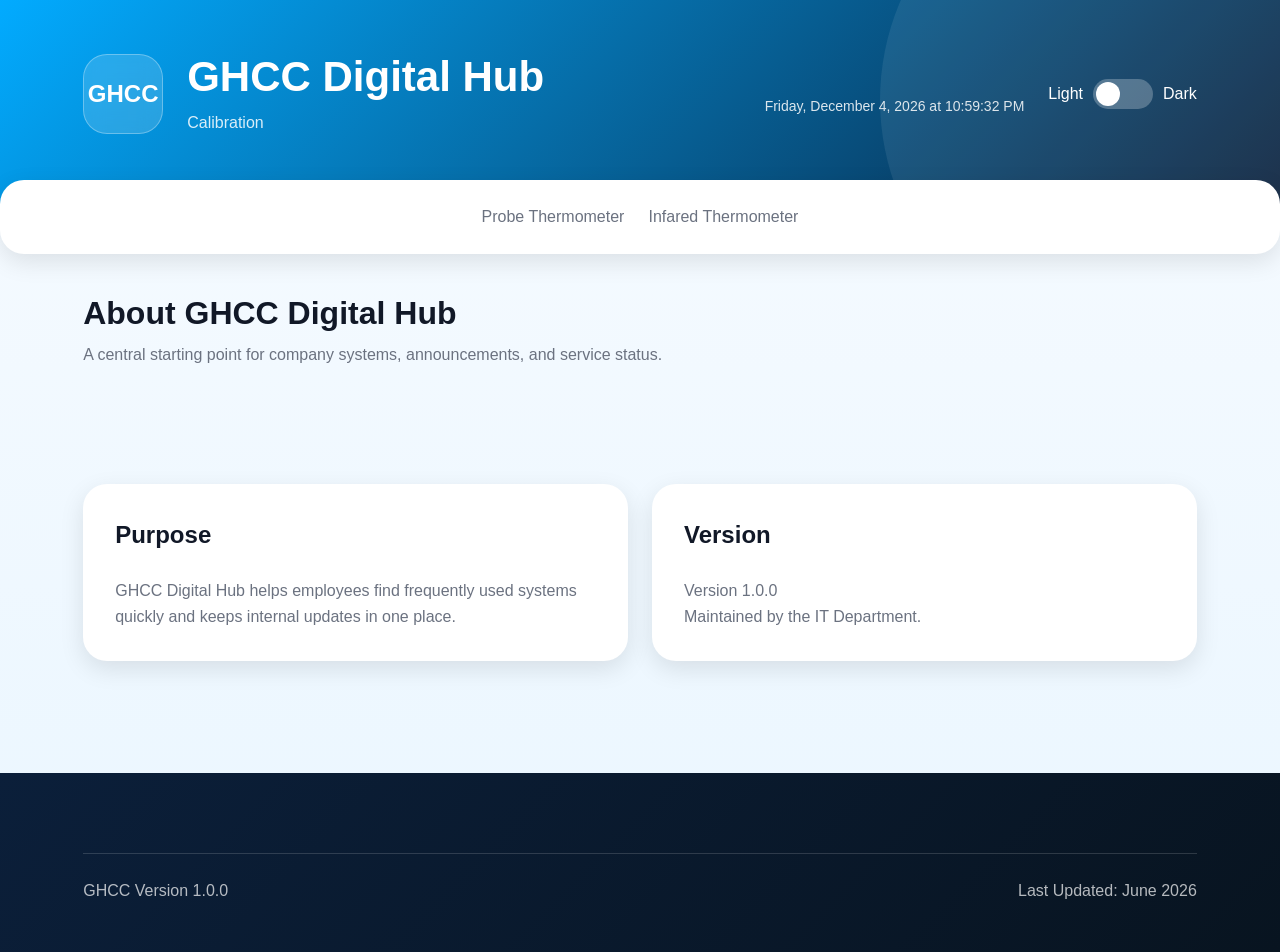
<file: pages/about.html>
<!DOCTYPE html>
<html lang="en">

<head>
    <meta charset="UTF-8">
    <meta name="viewport" content="width=device-width, initial-scale=1.0">
    <title>About - GHCC Digital Hub</title>

    <link rel="stylesheet" href="../css/variables.css">
    <link rel="stylesheet" href="../css/base.css">
    <link rel="stylesheet" href="../css/layout.css">
    <link rel="stylesheet" href="../css/components.css">
</head>

<body>
    <header id="header"></header>
    <nav id="navbar"></nav>

    <main>
        <section class="page-hero">
            <div class="container">
                <h1>About GHCC Digital Hub</h1>
                <p>A central starting point for company systems, announcements, and service status.</p>
            </div>
        </section>

        <section class="container about-content">
            <article class="info-card">
                <h2>Purpose</h2>
                <p>GHCC Digital Hub helps employees find frequently used systems quickly and keeps internal updates in one place.</p>
            </article>

            <article class="info-card">
                <h2>Version</h2>
                <p data-version>Version 1.0.0</p>
                <p>Maintained by the IT Department.</p>
            </article>
        </section>
    </main>

    <footer id="footer"></footer>

    <script src="../js/component-loader.js"></script>
    <script src="../js/settings-loader.js"></script>
    <script src="../js/navigation.js"></script>
    <script src="../js/theme.js"></script>
    <script src="../js/datetime.js"></script>
</body>

</html>
</file>
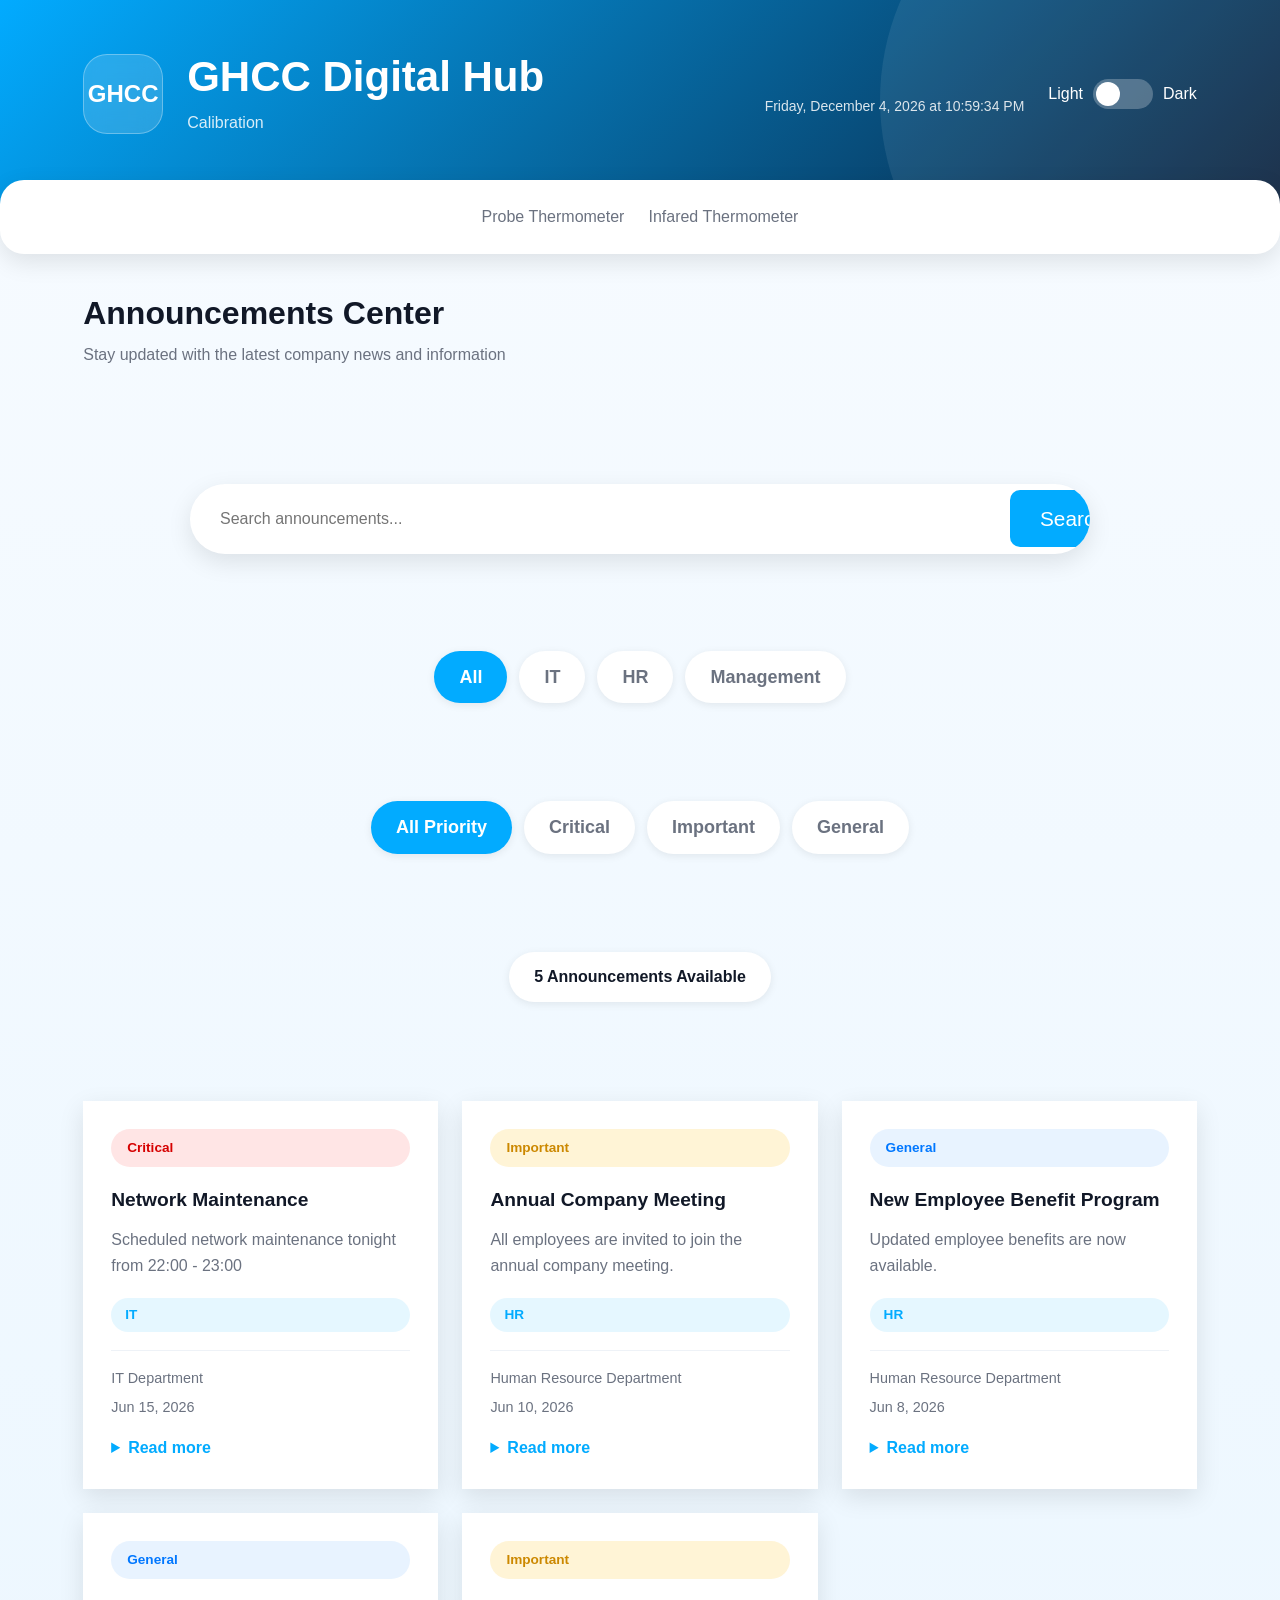
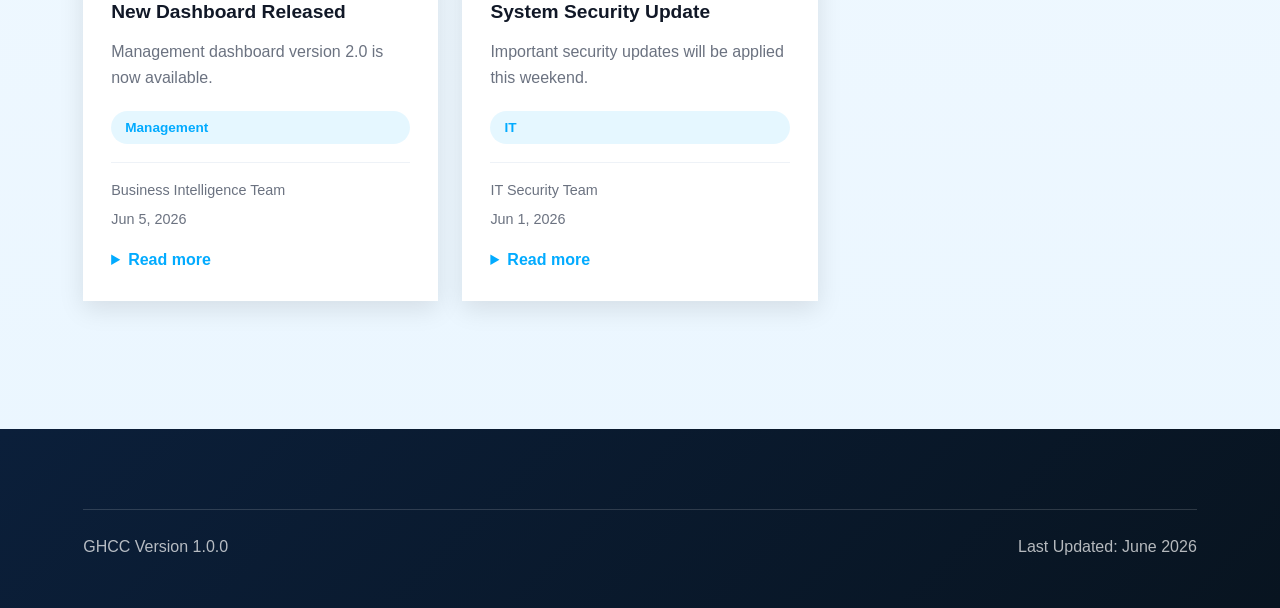
<file: pages/announcements.html>
<!DOCTYPE html>
<html lang="en">

<head>
    <meta charset="UTF-8">
    <meta name="viewport" content="width=device-width, initial-scale=1.0">
    <title>Announcements - GHCC Digital Hub</title>

    <link rel="stylesheet" href="../css/variables.css">
    <link rel="stylesheet" href="../css/base.css">
    <link rel="stylesheet" href="../css/layout.css">
    <link rel="stylesheet" href="../css/components.css">
</head>

<body>
    <header id="header"></header>
    <nav id="navbar"></nav>

    <main>
        <section class="page-hero">
            <div class="container">
                <h1>Announcements Center</h1>
                <p>Stay updated with the latest company news and information</p>
            </div>
        </section>

        <section class="announcement-search">
            <div class="container">
                <div class="search-box">
                    <input
                        type="text"
                        id="announcement-search"
                        placeholder="Search announcements..."
                        aria-label="Search announcements">

                    <button type="button" aria-label="Search">Search</button>
                </div>
            </div>
        </section>

        <section class="announcement-filter">
            <div class="container">
                <button class="filter-btn active" type="button" data-category="all">All</button>
                <button class="filter-btn" type="button" data-category="IT">IT</button>
                <button class="filter-btn" type="button" data-category="HR">HR</button>
                <button class="filter-btn" type="button" data-category="Management">Management</button>
            </div>
        </section>

        <section class="priority-filter">
            <div class="container">
                <button class="priority-btn active" type="button" data-priority="all">All Priority</button>
                <button class="priority-btn critical" type="button" data-priority="Critical">Critical</button>
                <button class="priority-btn important" type="button" data-priority="Important">Important</button>
                <button class="priority-btn normal" type="button" data-priority="General">General</button>
            </div>
        </section>

        <section class="announcement-info">
            <div class="container">
                <h3 id="announcement-count">0 Announcements Available</h3>
            </div>
        </section>

        <section class="announcement-section">
            <div class="container">
                <div id="announcement-container"></div>
            </div>
        </section>
    </main>

    <footer id="footer"></footer>

    <script src="../js/component-loader.js"></script>
    <script src="../js/settings-loader.js"></script>
    <script src="../js/navigation.js"></script>
    <script src="../js/theme.js"></script>
    <script src="../js/datetime.js"></script>
    <script src="../js/announcement-loader.js"></script>
</body>

</html>
</file>
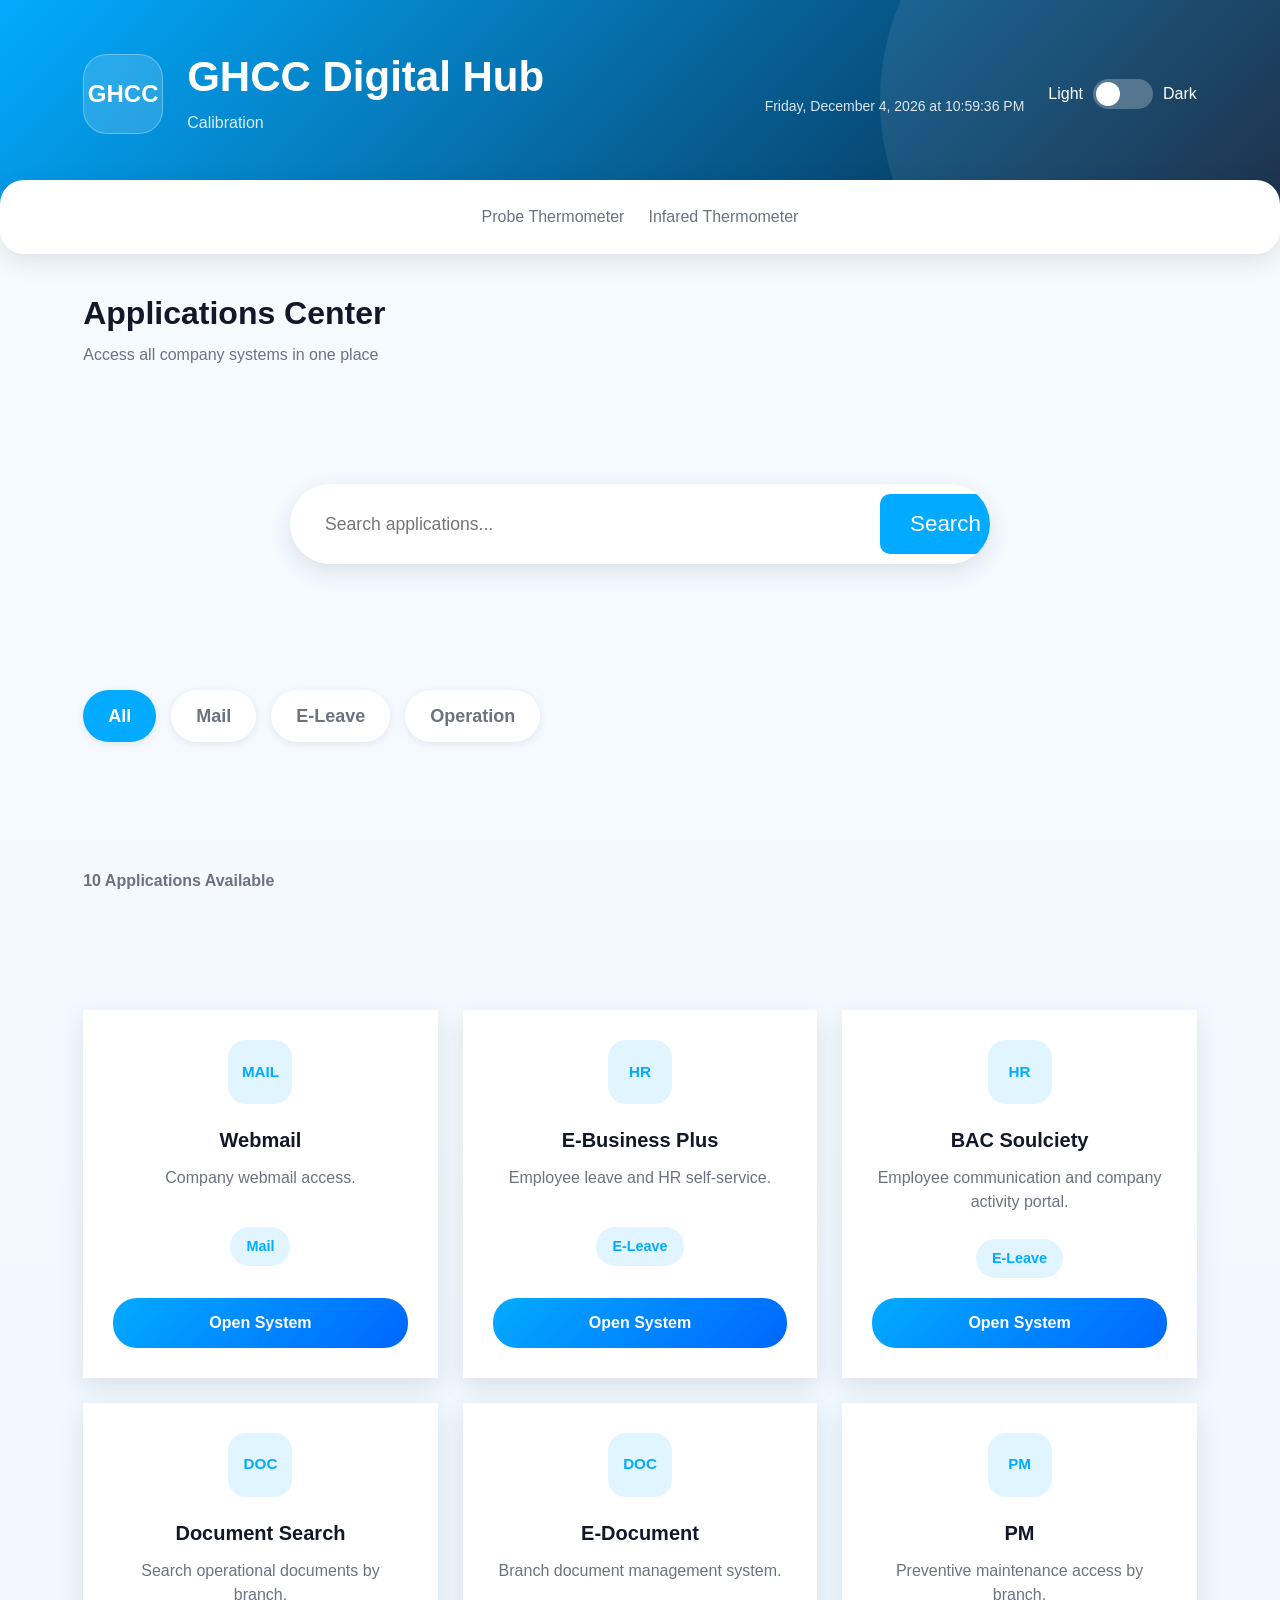
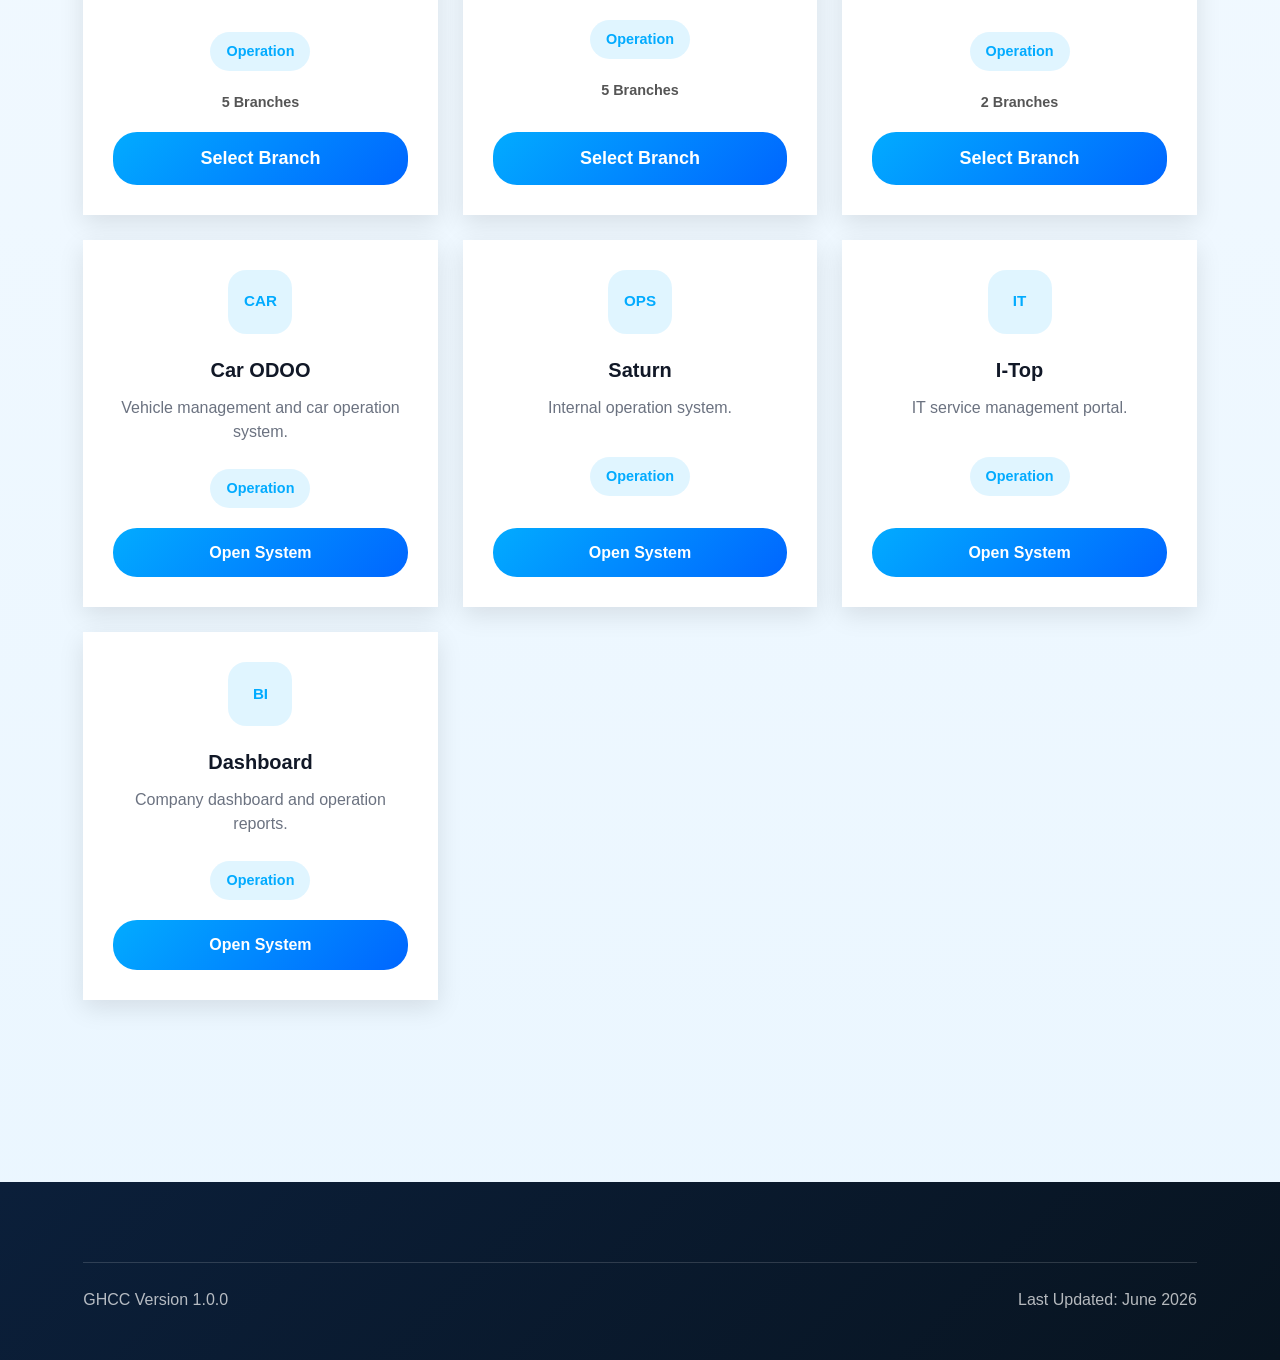
<file: pages/applications.html>
<!DOCTYPE html>
<html lang="en">

<head>
    <meta charset="UTF-8">
    <meta name="viewport" content="width=device-width, initial-scale=1.0">
    <title>Applications - GHCC Digital Hub</title>

    <link rel="stylesheet" href="../css/variables.css">
    <link rel="stylesheet" href="../css/base.css">
    <link rel="stylesheet" href="../css/layout.css">
    <link rel="stylesheet" href="../css/components.css">
</head>

<body>
    <header id="header"></header>
    <nav id="navbar"></nav>

    <main>
        <section class="page-hero">
            <div class="container">
                <h1>Applications Center</h1>
                <p>Access all company systems in one place</p>
            </div>
        </section>

        <section class="application-search">
            <div class="container">
                <div class="search-box">
                    <input
                        type="text"
                        id="search-input"
                        placeholder="Search applications..."
                        aria-label="Search applications">

                    <button type="button" aria-label="Search">Search</button>
                </div>
            </div>
        </section>

        <section class="category-filter">
            <div class="container">
                <button class="filter-btn active" type="button" data-category="all">All</button>
                <button class="filter-btn" type="button" data-category="Mail">Mail</button>
                <button class="filter-btn" type="button" data-category="E-Leave">E-Leave</button>
                <button class="filter-btn" type="button" data-category="Operation">Operation</button>
            </div>
        </section>

        <section class="application-info">
            <div class="container">
                <h3 id="system-count">0 Applications Available</h3>
            </div>
        </section>

        <section class="applications-section">
            <div class="container">
                <div id="systems-container" class="application-grid"></div>
            </div>
        </section>
    </main>

    <div id="branch-modal" class="modal" role="dialog" aria-modal="true" aria-labelledby="branch-title">
        <div class="modal-content">
            <h2 id="branch-title">Select Branch</h2>
            <p class="modal-subtitle">Choose your location</p>
            <div id="branch-list"></div>
            <button id="close-modal" type="button">Close</button>
        </div>
    </div>

    <footer id="footer"></footer>

    <script src="../js/component-loader.js"></script>
    <script src="../js/settings-loader.js"></script>
    <script src="../js/navigation.js"></script>
    <script src="../js/theme.js"></script>
    <script src="../js/datetime.js"></script>
    <script src="../js/system-loader.js"></script>
</body>

</html>
</file>
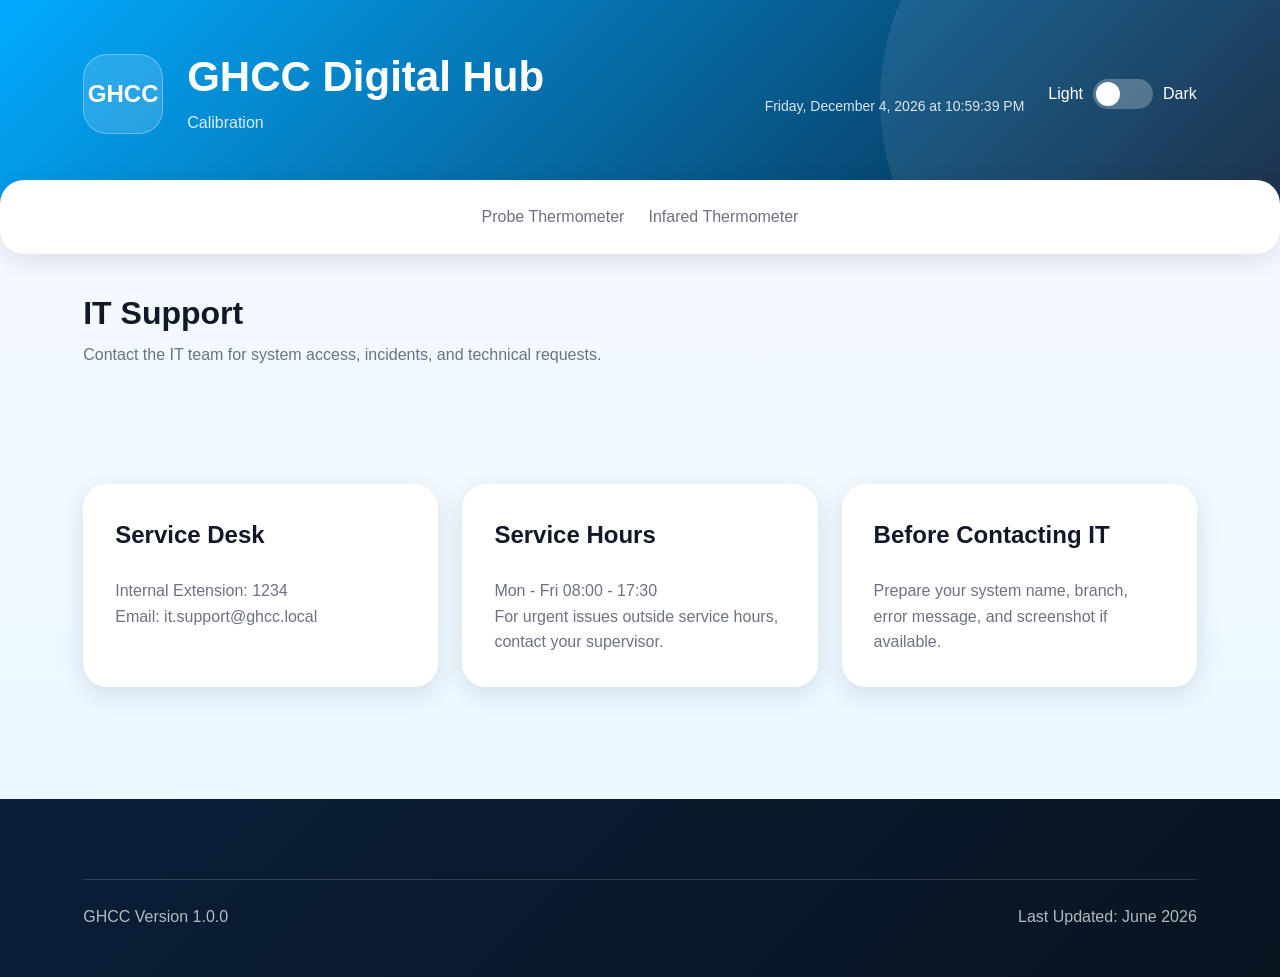
<file: pages/support.html>
<!DOCTYPE html>
<html lang="en">

<head>
    <meta charset="UTF-8">
    <meta name="viewport" content="width=device-width, initial-scale=1.0">
    <title>IT Support - GHCC Digital Hub</title>

    <link rel="stylesheet" href="../css/variables.css">
    <link rel="stylesheet" href="../css/base.css">
    <link rel="stylesheet" href="../css/layout.css">
    <link rel="stylesheet" href="../css/components.css">
</head>

<body>
    <header id="header"></header>
    <nav id="navbar"></nav>

    <main>
        <section class="page-hero">
            <div class="container">
                <h1>IT Support</h1>
                <p>Contact the IT team for system access, incidents, and technical requests.</p>
            </div>
        </section>

        <section class="container support-grid">
            <article class="info-card">
                <h2>Service Desk</h2>
                <p>Internal Extension: 1234</p>
                <p>Email: it.support@ghcc.local</p>
            </article>

            <article class="info-card">
                <h2>Service Hours</h2>
                <p>Mon - Fri 08:00 - 17:30</p>
                <p>For urgent issues outside service hours, contact your supervisor.</p>
            </article>

            <article class="info-card">
                <h2>Before Contacting IT</h2>
                <p>Prepare your system name, branch, error message, and screenshot if available.</p>
            </article>
        </section>
    </main>

    <footer id="footer"></footer>

    <script src="../js/component-loader.js"></script>
    <script src="../js/settings-loader.js"></script>
    <script src="../js/navigation.js"></script>
    <script src="../js/theme.js"></script>
    <script src="../js/datetime.js"></script>
</body>

</html>
</file>
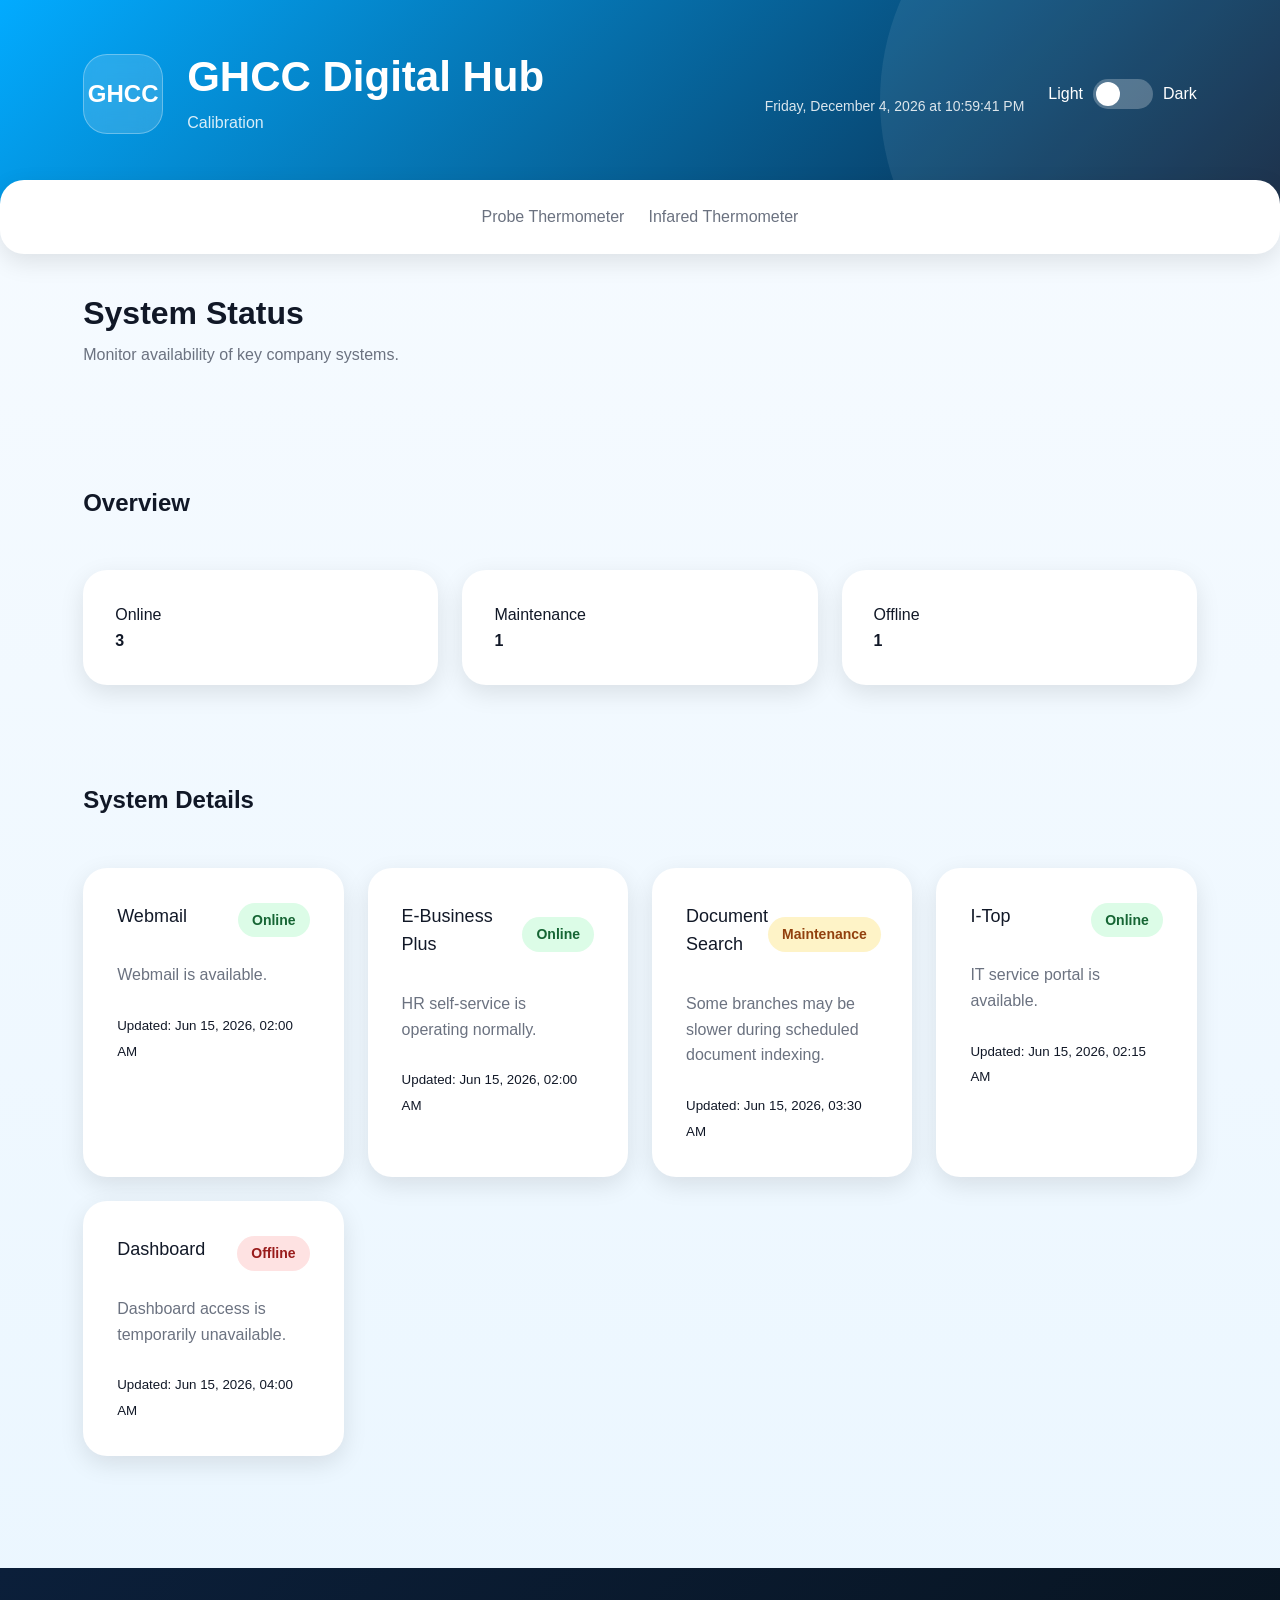
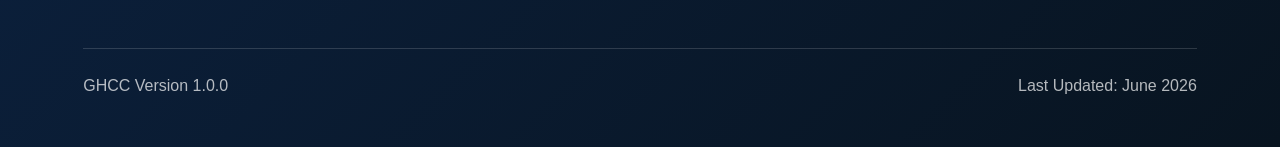
<file: pages/system-status.html>
<!DOCTYPE html>
<html lang="en">

<head>
    <meta charset="UTF-8">
    <meta name="viewport" content="width=device-width, initial-scale=1.0">
    <title>System Status - GHCC Digital Hub</title>

    <link rel="stylesheet" href="../css/variables.css">
    <link rel="stylesheet" href="../css/base.css">
    <link rel="stylesheet" href="../css/layout.css">
    <link rel="stylesheet" href="../css/components.css">
</head>

<body>
    <header id="header"></header>
    <nav id="navbar"></nav>

    <main>
        <section class="page-hero">
            <div class="container">
                <h1>System Status</h1>
                <p>Monitor availability of key company systems.</p>
            </div>
        </section>

        <section class="container">
            <div class="section-header">
                <h2>Overview</h2>
            </div>

            <div id="status-summary"></div>
        </section>

        <section class="container">
            <div class="section-header">
                <h2>System Details</h2>
            </div>

            <div id="status-container" class="grid"></div>
        </section>
    </main>

    <footer id="footer"></footer>

    <script src="../js/component-loader.js"></script>
    <script src="../js/settings-loader.js"></script>
    <script src="../js/navigation.js"></script>
    <script src="../js/theme.js"></script>
    <script src="../js/datetime.js"></script>
    <script src="../js/status-loader.js"></script>
</body>

</html>
</file>
<file: css/variables.css>
/* =========================================
   GHCC Digital Hub Design Tokens
   Version: 1.0
   ========================================= */


/* =========================================
   Light Theme
   ========================================= */

:root {

    /* ===== Brand Colors ===== */

    --color-primary: #02ABFF;
    --primary-color: var(--color-primary);
    --color-primary-dark: #007ACC;

    --color-navy: #0B1F3A;
    --color-red: #E53935;


    /* ===== Background ===== */

    --bg-main: #F7FBFF;
    --bg-secondary: #EAF6FF;

    --bg-card: #FFFFFF;


    /* ===== Text ===== */

    --text-primary: #111827;
    --text-secondary: #6B7280;

    --text-white: #FFFFFF;


    /* ===== Border ===== */

    --border-color: #E5E7EB;


    /* ===== Status Colors ===== */

    --success: #22C55E;

    --warning: #F59E0B;

    --danger: #EF4444;


    /* ===== Typography ===== */

    --font-main: "Prompt", sans-serif;


    /* Font Size */

    --font-hero: 48px;

    --font-title: 36px;

    --font-section: 24px;

    --font-card-title: 18px;

    --font-body: 16px;

    --font-small: 14px;


    /* ===== Radius ===== */

    --radius-sm: 10px;

    --radius-md: 16px;

    --radius-lg: 24px;

    --radius-round: 999px;


    /* ===== Shadow ===== */

    --shadow-sm:
        0 2px 8px rgba(0,0,0,0.08);


    --shadow-md:
        0 8px 24px rgba(0,0,0,0.10);


    --shadow-lg:
        0 15px 40px rgba(0,0,0,0.15);


    /* ===== Layout ===== */

    --container-width: 1440px;


    /* Spacing System */

    --space-xs: 4px;

    --space-sm: 8px;

    --space-md: 16px;

    --space-lg: 24px;

    --space-xl: 32px;

    --space-xxl: 48px;

    --space-xxxl: 64px;


    /* ===== Animation ===== */

    --transition-fast: 0.2s ease;

    --transition-normal: 0.3s ease;

    --transition-slow: 0.5s ease;

}


/* =========================================
   Dark Theme
   ========================================= */


body.dark {


    /* Background */

    --bg-main: #081420;

    --bg-secondary: #0F2942;


    /* Card */

    --bg-card: #15263A;


    /* Text */

    --text-primary: #FFFFFF;

    --text-secondary: #B6C2D2;


    /* Border */

    --border-color: #2A405A;


    /* Shadow */

    --shadow-sm:
        0 2px 8px rgba(0,0,0,0.40);


    --shadow-md:
        0 8px 24px rgba(0,0,0,0.50);


    --shadow-lg:
        0 15px 40px rgba(0,0,0,0.60);

}
</file>
<file: css/base.css>
/* ===================================================
   GHCC Digital Hub
   Base Foundation CSS
   Version 1.0
=================================================== */


/* ==============================
   CSS Reset
============================== */

* {
    margin: 0;
    padding: 0;
    box-sizing: border-box;
}


/* ==============================
   HTML
============================== */

html {
    scroll-behavior: smooth;
}


/* ==============================
   Body
============================== */

body {

    font-family: var(--font-main);

    font-size: var(--font-body);

    line-height: 1.6;

    color: var(--text-primary);

    background: linear-gradient(
        180deg,
        var(--bg-main),
        var(--bg-secondary)
    );

    min-height: 100vh;

    transition:
        background var(--transition-normal),
        color var(--transition-normal);

}


/* ==============================
   Typography
============================== */


h1 {
    font-size: var(--font-hero);

    font-weight: 700;

    line-height: 1.2;
}


h2 {
    font-size: var(--font-section);

    font-weight: 600;

    margin-bottom: var(--space-lg);
}


h3 {
    font-size: var(--font-card-title);

    font-weight: 500;
}


p {

    color: var(--text-secondary);

    font-size: var(--font-body);

}


/* ==============================
   Link
============================== */


a {

    color: var(--color-primary);

    text-decoration: none;

    transition: 
        color var(--transition-fast);

}


a:hover {

    color: var(--color-primary-dark);

}


/* ==============================
   List
============================== */


ul,
ol {

    list-style: none;

}


/* ==============================
   Image
============================== */


img {

    max-width: 100%;

    display: block;

}


/* ==============================
   Form Elements
============================== */


button,
input,
textarea,
select {

    font: inherit;

    outline: none;

}


/* ==============================
   Button Cursor
============================== */

button {

    cursor: pointer;

    border: none;

    background: none;

}


/* ==============================
   Container
============================== */


.container {

    width: 100%;

    max-width: var(--container-width);

    margin: 0 auto;

    padding-left: var(--space-xl);

    padding-right: var(--space-xl);

}


/* ==============================
   Section Spacing
============================== */


section {

    padding-top: var(--space-xxl);

    padding-bottom: var(--space-xxl);

}


/* ==============================
   Utility Class
============================== */


.text-center {

    text-align: center;

}


.hidden {

    display: none !important;

}


/* ==============================
   Scrollbar
============================== */


::-webkit-scrollbar {

    width: 10px;

}


::-webkit-scrollbar-track {

    background: var(--bg-secondary);

}


::-webkit-scrollbar-thumb {

    background: var(--color-primary);

    border-radius: var(--radius-round);

}


::-webkit-scrollbar-thumb:hover {

    background: var(--color-primary-dark);

}


/* ==============================
   Text Selection
============================== */


::selection {

    background: var(--color-primary);

    color: var(--text-white);

}


/* ==============================
   Smooth Fade Animation
============================== */


.fade-in {

    animation: fadeIn 0.6s ease;

}


@keyframes fadeIn {

    from {

        opacity: 0;

        transform: translateY(20px);

    }


    to {

        opacity: 1;

        transform: translateY(0);

    }

}
/* ==========================
   Page Animation
========================== */

.fade-up {

    opacity: 0;

    transform:
        translateY(20px);

    animation:
        fadeUp .5s ease forwards;

}


@keyframes fadeUp {

    to {

        opacity: 1;

        transform:
            translateY(0);

    }

}
.theme-container {

    display: flex;

    align-items: center;

    gap: 10px;

}

.table-wrapper{

overflow:auto;

margin-top:30px;

}

.cal-table{
overflow:hidden;
width:100%;
border-collapse:collapse;


}

.cal-table th{

background:#2c7be5;
color:white;
padding:15px;

}

.cal-table td{

border:1px solid #ddd;
padding:10px;
text-align:center;

}

.cal-table input{

width:95%;

padding:14px;

border-radius:15px;

border:2px solid #d6e7ff;

font-size:17px;

text-align:center;

transition:.3s;

}
.cal-table input:hover{

border-color:#57b4ff;

}
.cal-table input:focus{

border-color:#1f8cff;

box-shadow:0 0 10px rgba(30,140,255,.25);

outline:none;

}

.button-group{

display:flex;
justify-content:center;
gap:20px;
margin:30px 0;

}

button{

padding:12px 30px;
font-size:18px;
border:none;
border-radius:10px;
cursor:pointer;

}

#calculateBtn{

background:#2563eb;
color:white;

}

#resetBtn{

background:#9333ea;
color:white;

}

.danger{

color:red;
font-weight:bold;
background:#ffeaea;

}
.calibration-card{
    background:#fff;
    border-radius:18px;
    padding:30px;
    box-shadow:0 12px 30px rgba(0,0,0,.08);
    thead th:nth-child(1){
    background:#6d4aff;
}

thead th:nth-child(2){
    background:#1677ff;
}

thead th:nth-child(3){
    background:#00bcd4;
}

thead th:nth-child(4){
    background:#ff9800;
}

thead th:nth-child(5){
    background:#ff4fa3;
}

thead th:nth-child(6){
    background:#8b5cf6;
}

thead th:nth-child(7){
    background:#36b54a;
}
}
.cal-table input{

width:100%;
padding:12px;
border-radius:10px;
border:2px solid #d7e4ff;
font-size:16px;
text-align:center;
tbody tr:nth-child(even){

background:#f8fbff;

}
}
.danger{

background:#ffe5e5;
color:#d80000;
font-weight:bold;

}
.note-card{

margin-top:25px;
padding:20px;
border-left:6px solid #1677ff;
background:#f5faff;
border-radius:12px;

}
.danger{
    background:#ffe6e6;
    color:#d60000;
    font-weight:700;
}
.cal-table input{
    text-align:center;
    font-size:16px;
    font-weight:500;
}

.hero2{

display:flex;
justify-content:space-between;
align-items:center;

padding:35px;

border-radius:25px;

background:linear-gradient(90deg,#dff2ff,#eef8ff);

margin-bottom:30px;

box-shadow:0 15px 30px rgba(0,0,0,.08);

}

.hero2 h1{

font-size:52px;
font-weight:800;

}

.hero2 span{

background:linear-gradient(90deg,#ff5e5e,#ffbb00,#1ac9ff,#8f5cff);

-webkit-background-clip:text;
-webkit-text-fill-color:transparent;

}

.hero2-icon{

width:90px;
height:90px;

background:white;

border-radius:25px;

display:flex;
justify-content:center;
align-items:center;

font-size:45px;

margin-right:20px;

box-shadow:0 10px 20px rgba(0,0,0,.1);

}

.hero2-left{

display:flex;
align-items:center;

}

.bubble{

background:white;
padding:20px;
border-radius:25px;

font-weight:600;

}
thead th:nth-child(1){

background:#6547ff;

}

thead th:nth-child(2){

background:#1579ff;

}

thead th:nth-child(3){

background:#00c2d5;

}

thead th:nth-child(4){

background:#ff9b2f;

}

thead th:nth-child(5){

background:#ff4ca0;

}

thead th:nth-child(6){

background:#8b49ff;

}

thead th:nth-child(7){

background:#48c548;

}
thead th{

color:white;

padding:18px;

font-size:18px;

}
.calculator-card{

background:white;

border-radius:30px;

padding:25px;

box-shadow:0 15px 40px rgba(0,0,0,.08);

}
.hero2-icon{

    width:82px;
    height:82px;

    background:white;

    border-radius:22px;

    display:flex;
    justify-content:center;
    align-items:center;

    font-size:42px;

    color:#ff5b2e;

    box-shadow:0 10px 25px rgba(0,0,0,.12);

}
.blue{

color:#1b2b75;

}

.rainbow{

background:linear-gradient(
90deg,
#ff5e3a,
#ffb300,
#00c9ff,
#8a54ff
);

-webkit-background-clip:text;
-webkit-text-fill-color:transparent;

}
.hero2{


background:linear-gradient(90deg,#eef9ff,#dff4ff);



}
.bubble{

background:white;

padding:18px 28px;

border-radius:25px;

font-weight:700;

box-shadow:0 8px 18px rgba(0,0,0,.08);

}
thead th:first-child{

border-top-left-radius:18px;

}

thead th:last-child{

border-top-right-radius:18px;

}
tbody tr{

transition:.25s;

}

tbody tr:hover{

background:#f4fbff;

}
#calculateBtn{

background:

linear-gradient(
90deg,
#1c8cff,
#4a3dff
);

}
#resetBtn{

background:

linear-gradient(
90deg,
#a13fff,
#7b2fff
);

}
#resetBtn{

background:

linear-gradient(
90deg,
#a13fff,
#7b2fff
);

}
.danger{

background:#ffe8e8;

color:#d40000;

}
</file>
<file: css/layout.css>
/* =========================================
   GHCC Digital Hub
   Layout System
   Version 1.0
========================================= */


/* =========================================
   HERO HEADER
========================================= */

.hero {

    background:
        linear-gradient(
            135deg,
            var(--color-primary),
            var(--color-navy)
        );

    color: var(--text-white);

    min-height: 220px;
    padding: 2rem 0 4rem;

    display: flex;

    align-items: center;

    position: relative;

    overflow: hidden;

}


/* Background Effect */

.hero::before {

    content: "";

    position: absolute;

    width: 500px;

    height: 500px;

    background:
        rgba(255,255,255,0.08);

    border-radius: 50%;

    top: -150px;

    right: -100px;

}


.hero-content {

    position: relative;

    z-index: 2;

}


.hero-subtitle {

    color: rgba(255,255,255,0.85);

    margin-top: var(--space-sm);

}


.datetime {

    margin-top: var(--space-lg);

    font-size: var(--font-small);

    opacity: 0.85;

}


/* =========================================
   NAVIGATION
========================================= */


.navigation {

    background: var(--bg-card);

    margin-top: -40px;

    border-radius: var(--radius-lg);

    box-shadow: var(--shadow-md);

    position: relative;

    z-index: 10;

}


.nav-menu {

    display: flex;

    justify-content: center;

    gap: var(--space-lg);

    padding: var(--space-lg);

}


.nav-link {

    color: var(--text-secondary);

    font-weight: 500;

}


.nav-link:hover {

    color: var(--color-primary);

}


.nav-link.active {

    color: var(--color-primary);

}


/* =========================================
   PAGE HEADER
========================================= */


.page-header {

    text-align: center;

    margin-bottom: var(--space-xl);

}


/* =========================================
   GRID SYSTEM
========================================= */


.grid {

    display: grid;

    grid-template-columns:
        repeat(4, 1fr);

    gap: var(--space-lg);

}


/* Most Used */

.quick-grid {

    display: grid;

    grid-template-columns:
        repeat(5, 1fr);

    gap: var(--space-lg);

}


/* =========================================
   INFORMATION SECTION
========================================= */


.info-grid {

    display: grid;

    grid-template-columns:
        repeat(3, 1fr);

    gap: var(--space-lg);

}


/* =========================================
   SECTION HEADER
========================================= */


.section-header {

    display: flex;

    justify-content: space-between;

    align-items: center;

    margin-bottom: var(--space-lg);

}


/* =========================================
   FOOTER
========================================= */


.footer {

    margin-top: var(--space-xxxl);

    background:
        var(--color-navy);

    color: var(--text-white);

    text-align: center;

    padding:
        var(--space-xl);

}


.footer p {

    color:
        rgba(255,255,255,0.7);

}


/* =========================================
   RESPONSIVE
========================================= */


/* Tablet */

@media (max-width: 1024px) {


    .grid {

        grid-template-columns:
            repeat(3, 1fr);

    }


    .quick-grid {

        grid-template-columns:
            repeat(3, 1fr);

    }


    .info-grid {

        grid-template-columns: 1fr;

    }


    .hero {

        min-height: 300px;

    }


}


/* Mobile */

@media (max-width: 768px) {


    .hero {

        min-height: 250px;

        text-align: center;

    }


    .navigation {

        margin-top: -20px;

    }


    .nav-menu {

        flex-wrap: wrap;

        gap: var(--space-md);

    }


    .grid,
    .quick-grid {

        grid-template-columns: 1fr;

    }


    .section-header {

        flex-direction: column;

        gap: var(--space-sm);

    }


}
/* =============================
   HEADER TOP
============================= */

.header-top {

    display: flex;

    justify-content: space-between;

    align-items: center;

    gap: var(--space-xl);

}


.brand {

    display: flex;

    align-items: center;

    gap: var(--space-lg);

}


.logo-box {

    width: 80px;

    height: 80px;

    border-radius: var(--radius-lg);

    background: rgba(255,255,255,.15);

    backdrop-filter: blur(10px);

    display: flex;

    align-items: center;

    justify-content: center;

    font-weight: 700;

    font-size: 24px;

    color: white;

    border: 1px solid rgba(255,255,255,.3);

}


.brand-text h1 {

    color: white;

    font-size: 42px;

}


.header-action {

    display: flex;

    align-items: center;

    gap: var(--space-lg);

}
@media (max-width:768px) {


.header-top {

    flex-direction: column;

    text-align: center;

}


.brand {

    flex-direction: column;

}


.header-action {

    flex-direction: column;

}

}

/* ===============================
   FOOTER COMPONENT
================================ */

.footer {

    margin-top: var(--space-xxxl);

    background:
        linear-gradient(
            135deg,
            var(--color-navy),
            #081420
        );

    color: var(--text-white);

    padding:
        var(--space-xxl) 0;
}


.footer-grid {

    display: grid;

    grid-template-columns:
        repeat(3, 1fr);

    gap: var(--space-xl);

}


.footer-section h3 {

    color: white;

    margin-bottom: var(--space-md);

}


.footer-section p,
.footer-section a {

    color:
        rgba(255,255,255,.7);

    margin-bottom: var(--space-sm);

}


.footer-section a:hover {

    color:
        var(--color-primary);

}


.footer-bottom {

    margin-top:
        var(--space-xl);

    padding-top:
        var(--space-lg);

    border-top:
        1px solid rgba(255,255,255,.15);

    display: flex;

    justify-content:
        space-between;

    flex-wrap: wrap;

    gap: var(--space-md);

}
@media (max-width: 768px) {

    .footer-grid {

        grid-template-columns: 1fr;

        text-align: center;

    }


    .footer-bottom {

        flex-direction: column;

        text-align: center;

    }

}
@media (max-width: 768px) {

    .hero {
        min-height: 160px;
        padding: 1.5rem 0 3rem;
    }

}
section {

    margin-bottom: 3rem;

}


.container {

    width: min(1400px, 92%);

    margin-inline: auto;

}
.nav-link {

    position: relative;

    overflow: hidden;

}


.nav-link::before {

    content: "";

    position: absolute;

    bottom: 0;

    left: 50%;

    width: 0;

    height: 3px;

    background:
        var(--color-primary);

    transition:
        .3s;

}


.nav-link:hover::before {

    width: 80%;

    left: 10%;

}
</file>
<file: css/components.css>
/* ==========================================
   GHCC Digital Hub
   Component System
   Version 1.0
========================================== */


/* ==========================================
   BUTTON SYSTEM
========================================== */

.btn {

    display: inline-flex;

    align-items: center;

    justify-content: center;

    gap: var(--space-sm);

    padding: 12px 24px;

    border-radius: var(--radius-round);

    font-weight: 500;

    transition: var(--transition-normal);

}


.btn-primary {

    background: var(--color-primary);

    color: var(--text-white);

}


.btn-primary:hover {

    background: var(--color-primary-dark);

    transform: translateY(-2px);

}


.btn-outline {

    border: 1px solid var(--border-color);

    color: var(--text-primary);

}


.btn-outline:hover {

    background: var(--bg-secondary);

}


/* ==========================================
   SEARCH BOX
========================================== */


.search-container {

    margin-top: -40px;

    position: relative;

    z-index: 20;

}


.search-box {

    background: var(--bg-card);

    border-radius: var(--radius-round);

    box-shadow: var(--shadow-lg);

    display: flex;

    align-items: center;

    overflow: hidden;

}


.search-input {

    flex: 1;

    padding: 20px 28px;

    border: none;

    background: transparent;

    color: var(--text-primary);

}


.search-input::placeholder {

    color: var(--text-secondary);

}


.search-button {

    background: var(--color-primary);

    color: white;

    width: 70px;

    height: 70px;

}


/* ==========================================
   SYSTEM CARD
========================================== */


.system-card {

    background: var(--bg-card);

    border-radius: var(--radius-lg);

    padding: var(--space-xl);

    box-shadow: var(--shadow-md);

    border: 2px solid transparent;

    transition: var(--transition-normal);

    cursor: pointer;

}


.system-card:hover {

    transform: translateY(-8px);

    border-color: var(--color-primary);

    box-shadow: var(--shadow-lg);

}


/* Icon */

.system-icon {

    width: 60px;

    height: 60px;

    border-radius: var(--radius-md);

    background: linear-gradient(
        135deg,
        var(--color-primary),
        var(--color-primary-dark)
    );

    color: white;

    display: flex;

    justify-content: center;

    align-items: center;

    font-size: 28px;

    margin-bottom: var(--space-lg);

}


.system-card h3 {

    color: var(--text-primary);

    margin-bottom: var(--space-sm);

}


.system-card p {

    margin-bottom: var(--space-lg);

}


.system-link {

    font-weight: 600;

}


/* ==========================================
   CATEGORY FILTER
========================================== */


.filter-group {

    display: flex;

    gap: var(--space-md);

    flex-wrap: wrap;

    margin-bottom: var(--space-xl);

}


.filter-btn {

    padding: 10px 20px;

    border-radius: var(--radius-round);

    border: 1px solid var(--border-color);

    background: var(--bg-card);

    color: var(--text-secondary);

    transition: var(--transition-normal);

}


.filter-btn:hover {

    background: var(--color-primary);

    color: white;

}


.filter-btn.active {

    background: var(--color-primary);

    color: white;

}


/* ==========================================
   ANNOUNCEMENT CARD
========================================== */


.announcement-item {

    padding: var(--space-md);

    border-bottom: 1px solid var(--border-color);

}


.announcement-item:last-child {

    border-bottom: none;

}


.announcement-date {

    font-size: var(--font-small);

}


/* ==========================================
   STATUS BADGE
========================================== */


.status {

    display: inline-flex;

    align-items: center;

    gap: var(--space-sm);

    padding: 8px 16px;

    border-radius: var(--radius-round);

    font-weight: 500;

}


.status.online {

    background: rgba(34,197,94,.15);

    color: var(--success);

}


.status.warning {

    background: rgba(245,158,11,.15);

    color: var(--warning);

}


.status.offline {

    background: rgba(239,68,68,.15);

    color: var(--danger);

}


/* ==========================================
   INFORMATION PANEL
========================================== */


.info-card {

    background: var(--bg-card);

    padding: var(--space-xl);

    border-radius: var(--radius-lg);

    box-shadow: var(--shadow-md);

}


/* ==========================================
   GLASS EFFECT
========================================== */


.glass {

    background: rgba(255,255,255,0.15);

    backdrop-filter: blur(10px);

    border: 1px solid rgba(255,255,255,.2);

}


/* ==========================================
   DARK MODE TOGGLE
========================================== */


.theme-toggle {

    width: 55px;

    height: 30px;

    background: rgba(255,255,255,.25);

    border-radius: var(--radius-round);

    position: relative;

}


.theme-toggle::after {

    content: "";

    width: 24px;

    height: 24px;

    background: white;

    border-radius: 50%;

    position: absolute;

    top: 3px;
    left: 3px;

    transition: var(--transition-normal);

}


body.dark .theme-toggle::after {

    transform: translateX(25px);

}


/* ==========================================
   LOADING ANIMATION
========================================== */


.loading {

    animation: pulse 1.5s infinite;

}


@keyframes pulse {

    0% {

        opacity: 1;

    }

    50% {

        opacity: .5;

    }

    100% {

        opacity: 1;

    }

}


/* ==========================================
   MOBILE RESPONSIVE
========================================== */


@media (max-width: 768px) {


    .search-container {

        margin-top: -20px;

    }


    .search-input {

        padding: 16px;

    }


    .search-button {

        width: 55px;

        height: 55px;

    }


    .system-card {

        padding: var(--space-lg);

    }


    .system-icon {

        width: 50px;

        height: 50px;

        font-size: 24px;

    }

}
.search-box {
    display: flex;
    max-width: 700px;
    margin: 0 auto;
    background: white;
    border-radius: 50px;
    overflow: hidden;
    background: rgba(255,255,255,.7);

    backdrop-filter: blur(20px);

    border-radius: 30px;

    box-shadow:
        0 10px 30px rgba(0,0,0,.08);

    transition: .3s;

}
.search-box input {
    flex: 1;
    border: none;
    outline: none;
    padding: 18px 25px;
    font-size: 1rem;
    background: transparent;
}
.search-box button {
    width: 70px;
    border: none;
    background: var(--primary-color);
    color: rgb(14, 156, 216);
    cursor: pointer;
    font-size: 1.2rem;
}

.search-box:focus-within {

    transform: translateY(-3px);

    box-shadow:
        0 15px 35px rgba(2,171,255,.25);

}


.search-input {

    font-size: 18px;

    padding: 20px 25px;

}


.search-button {

    width: 80px;

    border-radius: 0 30px 30px 0;

    font-size: 20px;

    background: var(--color-primary);

    color: white;

}
.system-card {

    transition:
        transform .3s,
        box-shadow .3s;

}


.system-card:hover {

    transform:
        translateY(-8px);

    box-shadow:
        0 20px 40px rgba(0,0,0,.15);

}
/* =============================
   Skeleton Loading
============================= */

.skeleton {

    position: relative;

    overflow: hidden;

    background: #e5e7eb;

    border-radius: var(--radius-lg);

    min-height: 120px;

}


.skeleton::after {

    content: "";

    position: absolute;

    inset: 0;

    transform: translateX(-100%);

    background:
        linear-gradient(
            90deg,
            transparent,
            rgba(255,255,255,.7),
            transparent
        );

    animation:
        shimmer 1.5s infinite;

}


@keyframes shimmer {

    100% {
        transform: translateX(100%);
    }

}
.system-card {

    cursor: pointer;

    transition:
        .3s ease;

}


.system-card:hover {

    transform:
        translateY(-10px);

    box-shadow:
        0 25px 50px rgba(0,0,0,.15);

}


.system-icon {

    transition:
        transform .3s ease;

}


.system-card:hover .system-icon {

    transform:
        scale(1.15)
        rotate(5deg);

}
.status {

    display: inline-flex;

    align-items: center;

    padding: 6px 14px;

    border-radius: 999px;

    font-size: 14px;

    font-weight: 600;

}


.status.online {

    background:
        #dcfce7;

    color:
        #166534;

}


.status.maintenance {

    background:
        #fef3c7;

    color:
        #92400e;

}


.status.offline {

    background:
        #fee2e2;

    color:
        #991b1b;

}
.empty-state {

    width: 100%;

    text-align: center;

    padding: 25px 40px;

    background: white;

    border-radius: var(--radius-xl);

    box-shadow:
        var(--shadow-md);

}


.empty-state h3 {

    margin-top: 8px;

    font-size: 20px;

}


.empty-state p {

    color:
        var(--text-secondary);
        font-size: 15px;

}
.grid {

    display: grid;

    grid-template-columns:
        repeat(
            auto-fill,
            minmax(250px,1fr)
        );

    gap: 24px;

}
/* ========================================
   Applications Page
======================================== */


/* Page Hero */

.page-hero {

    padding: 40px 0 20px;

}


.page-hero h1 {

    font-size: 2rem;

    font-weight: 800;

    color: var(--text-primary);

    margin-bottom: 10px;

}


.page-hero p {

    color: var(--text-secondary);

    font-size: 1rem;

}



/* ========================================
   Search Area
======================================== */


.application-search {

    margin-bottom: 30px;

}


.application-search .search-box {

    background: white;

    height: 80px;

    border-radius: 50px;

    display: flex;

    overflow: hidden;

    box-shadow: var(--shadow-md);

}


.application-search input {

    flex: 1;

    border: none;

    padding: 0 35px;

    font-size: 1.1rem;

    outline: none;

}


.application-search button {

    width: 110px;

    border: none;

    background: var(--primary-color);

    color: white;

    font-size: 1.4rem;

    cursor: pointer;

    transition: 0.3s;

}


.application-search button:hover {

    filter: brightness(90%);

}



/* ========================================
   Category Filter
======================================== */


.category-filter {

    margin-bottom: 30px;

}


.category-filter .container {

    display: flex;

    gap: 15px;

    flex-wrap: wrap;

}


.filter-btn {

    border: none;

    background: white;

    padding: 12px 25px;

    border-radius: 999px;

    cursor: pointer;

    font-weight: 600;

    color: var(--text-secondary);

    box-shadow: var(--shadow-sm);

    transition: 0.3s;

}


.filter-btn:hover {

    transform: translateY(-2px);

    box-shadow: var(--shadow-md);

}


.filter-btn.active {

    background: var(--primary-color);

    color: white;

}



/* ========================================
   Application Information
======================================== */


.application-info {

    margin-bottom: 20px;

}


.application-info h3 {

    font-size: 1rem;

    color: var(--text-secondary);

    font-weight: 600;

}



/* ========================================
   Applications Grid
======================================== */


.application-grid {

    display: grid;

    grid-template-columns:
        repeat(
            auto-fill,
            minmax(280px, 1fr)
        );

    gap: 25px;

    margin-bottom: 70px;

}



/* ========================================
   Empty State
======================================== */


.application-empty {

    background: white;

    border-radius: var(--radius-xl);

    box-shadow: var(--shadow-md);

    padding: 50px;

    text-align: center;

    color: var(--text-secondary);

}



/* ========================================
   Responsive
======================================== */


@media (max-width: 768px) {


    .page-hero h1 {

        font-size: 1.6rem;

    }


    .application-search .search-box {

        height: 65px;

    }


    .application-search input {

        padding: 0 20px;

    }


    .application-search button {

        width: 80px;

    }


    .filter-btn {

        padding: 10px 18px;

        font-size: 0.9rem;

    }


    #application-grid {

        grid-template-columns: 1fr;

    }

}
/* ========================================
   Application Card
======================================== */

.application-card {

    background: white;

    border-radius: var(--radius-xl);

    padding: 30px;

    text-align: center;

    box-shadow: var(--shadow-md);

    transition:
        transform .3s ease,
        box-shadow .3s ease;

    display: flex;

    flex-direction: column;

    min-height: 10px;

}


.application-card:hover {

    transform: translateY(-8px);

    box-shadow: var(--shadow-lg);

}


/* Icon */

.application-icon {

    font-size: 3rem;

    margin-bottom: 20px;

}


/* Title */

.application-title {

    font-size: 1.25rem;

    font-weight: 700;

    color: var(--text-primary);

    margin-bottom: 10px;

}


/* Description */

.application-description {

    color: var(--text-secondary);

    line-height: 1.5;

    margin-bottom: 25px;

}


/* Category Badge */

.application-category {

    display: inline-block;

    margin: auto auto 20px;

    background: rgba(2,171,255,.12);

    color: var(--primary-color);

    padding: 8px 16px;

    border-radius: 999px;

    font-size: .9rem;

    font-weight: 600;

}


/* Open Button */

.application-link {

    margin-top: auto;

    text-decoration: none;

    background: linear-gradient(
        135deg,
        #02ABFF,
        #0066FF
    );

    color: white;

    padding: 12px 20px;

    border-radius: var(--radius-lg);

    font-weight: 600;

    transition: .3s;

}


.application-link:hover {

    transform: scale(1.03);

    opacity: .9;

}
/* ========================
   Application Empty State
======================== */

.application-empty {

    grid-column: 1 / -1;

    text-align: center;

    padding: 60px 30px;

    background: white;

    border-radius: var(--radius-xl);

    box-shadow: var(--shadow-md);

}


.application-empty-icon {

    font-size: 3rem;

}


.application-empty h3 {

    margin: 15px 0 8px;

}


.application-empty p {

    color: var(--text-secondary);

}
/* ========================================
   Multi Branch
======================================== */

.branch-count {

    color: #555;

    font-size: 0.9rem;

    font-weight: 600;

    margin-bottom: 18px;

}
/* ====================================
   Branch Modal
==================================== */

.modal {

    display: none;

    position: fixed;

    inset: 0;

    background: rgba(0,0,0,0.45);

    backdrop-filter: blur(5px);

    justify-content: center;

    align-items: center;

    z-index: 9999;

}


.modal.show {

    display: flex;

}


.modal-content {

    width: 420px;

    background: white;

    border-radius: 28px;

    padding: 35px;

    box-shadow: 0 25px 50px rgba(0,0,0,.25);

    animation: modalFade .25s ease;
}


@keyframes modalFade {

    from {

        opacity: 0;

        transform: translateY(20px);

    }

    to {

        opacity: 1;

        transform: translateY(0);

    }
}


#branch-title {

    font-size: 1.8rem;

    margin-bottom: 10px;

}


.modal-subtitle {

    color: #666;

    margin-bottom: 25px;

}


.branch-item {

    display: flex;

    justify-content: space-between;

    align-items: center;

    background: #f4f7fb;

    padding: 16px 20px;

    margin-bottom: 12px;

    border-radius: 16px;

    cursor: pointer;

    transition: .25s;
}


.branch-item:hover {

    background: #0ea5ff;

    color: white;

    transform: translateX(8px);

}


#close-modal {

    width: 100%;

    margin-top: 20px;

    border: none;

    background: #e5e7eb;

    padding: 14px;

    border-radius: 14px;

    cursor: pointer;

    font-weight: 600;
}


#close-modal:hover {

    background: #d1d5db;

}
/* ==========================
   Last Used Branch
========================== */

.last-branch {

    margin-bottom: 16px;

    padding: 10px 16px;

    background: rgba(2,171,255,.1);

    color: var(--primary-color);

    border-radius: 999px;

    font-size: .9rem;

    font-weight: 700;

}


/* Branch Modal Group */

.branch-group-title {

    margin: 20px 0 10px;

    font-weight: 700;

    color: var(--text-secondary);

}


/* Better Branch Hover */

.branch-item {

    transition:
        transform .25s,
        background .25s;
}


.branch-item:hover {

    transform: translateX(10px);

}
/* =========================
   Change Branch Button
========================= */

.change-branch-btn {

    margin-top: 12px;

    width: 100%;

    background: transparent;

    border: none;

    color: var(--primary-color);

    cursor: pointer;

    font-weight: 600;

    transition: .25s;
}


.change-branch-btn:hover {

    opacity: .75;

}
/* ==========================
   Branch Modal UX
========================== */

.last-used-branch {

    margin-bottom: 20px;

}


.last-used-branch strong {

    display: block;

    margin-bottom: 10px;

    color: var(--primary-color);

}


.reset-branch-btn {

    width: 100%;

    margin: 15px 0;

    padding: 12px;

    border: none;

    background: #ffeeee;

    color: #cc0000;

    border-radius: 14px;

    cursor: pointer;

    font-weight: 700;

    transition: .3s;

}


.reset-branch-btn:hover {

    background: #ffdddd;

}
/* ========================================
   Announcement Center
======================================== */

#announcement-container {

    display: grid;

    grid-template-columns:
        repeat(
            auto-fill,
            minmax(320px, 1fr)
        );

    gap: 24px;

}
/* ========================================
   Announcement Card
======================================== */

.announcement-card {

    background: white;

    border-radius: var(--radius-xl);

    padding: 28px;

    box-shadow: var(--shadow-md);

    transition:
        transform .3s ease,
        box-shadow .3s ease;

    display: flex;

    flex-direction: column;

    min-height: 280px;

}


.announcement-card:hover {

    transform: translateY(-8px);

    box-shadow: var(--shadow-lg);

}
.priority-badge {

    display: inline-block;

    padding: 8px 16px;

    border-radius: 999px;

    font-size: .85rem;

    font-weight: 700;

    margin-bottom: 18px;

}
.priority-critical {

    background: #ffe5e5;

    color: #d60000;

}
.priority-important {

    background: #fff4d6;

    color: #cc8800;

}
.priority-general {

    background: #e8f3ff;

    color: #0077ff;

}
.announcement-title {

    font-size: 1.2rem;

    font-weight: 700;

    color: var(--text-primary);

    margin-bottom: 12px;

}


.announcement-description {

    color: var(--text-secondary);

    line-height: 1.6;

    margin-bottom: 20px;

    flex-grow: 1;

}
.announcement-category {

    display: inline-block;

    background: rgba(2,171,255,.1);

    color: var(--primary-color);

    padding: 6px 14px;

    border-radius: 999px;

    font-size: .85rem;

    font-weight: 600;

    margin-bottom: 18px;

}
.announcement-meta {

    border-top: 1px solid #eef2f7;

    padding-top: 16px;

    margin-top: auto;

    font-size: .9rem;

    color: var(--text-secondary);

}


.announcement-author {

    margin-bottom: 6px;

}
.announcement-link {

    margin-top: 16px;

    text-decoration: none;

    color: var(--primary-color);

    font-weight: 700;

    transition: .3s;

}


.announcement-link:hover {

    opacity: .7;

}
/* ========================================
   Announcement Empty State
======================================== */

.announcement-empty {

    grid-column: 1 / -1;

    background: white;

    border-radius: var(--radius-xl);

    padding: 60px 30px;

    text-align: center;

    box-shadow: var(--shadow-md);

}


.announcement-empty-icon {

    font-size: 3rem;

    margin-bottom: 15px;

}


.announcement-empty h3 {

    margin-bottom: 10px;

}


.announcement-empty p {

    color: var(--text-secondary);

}
@media (max-width: 768px) {




    .announcement-card {

        min-height: auto;

    }

}
/* ========================================
   Announcement Search
======================================== */

.announcement-search {
    margin-bottom: 1px;
}


.announcement-search .search-box {

    max-width: 900px;
    height: 70px;
    margin: 0 auto;

    background: white;

    border-radius: 40px;

    box-shadow: var(--shadow-md);

}


.announcement-search input {

    flex: 1;

    border: none;

    padding: 0 30px;

    font-size: 1rem;

    outline: none;

}


.announcement-search button {

    width: 80px;

    border: none;

    background: var(--color-primary);

    color: white;

    font-size: 1.3rem;

    cursor: pointer;

}
.announcement-filter {

    margin-bottom: 2px;

}


.announcement-filter .container {

    display: flex;

    gap: 15px;

    flex-wrap: wrap;

}
.priority-filter {

    margin-bottom: 2px;

}


.priority-filter .container {

    display: flex;

    gap: 15px;

    flex-wrap: wrap;

    align-items: center;

}
.announcement-info {

    margin-bottom: 3px;
    text-align: center;

}


#announcement-count {

    display: inline-block;

    background: white;

    padding: 12px 25px;

    border-radius: 30px;

    box-shadow: var(--shadow-sm);

    color: var(--text-primary);

    font-size: 1rem;

    font-weight: 700;

}
.announcement-section {

    margin-bottom: 80px;

}
.announcement-list {
    display:grid;
}
.announcement-filter .container,
.priority-filter .container {

    display: flex;

    justify-content: center;

    align-items: center;

    gap: 12px;

    flex-wrap: wrap;
}

/* ========================================
   Modern Polish Overrides
======================================== */

.search-box,
.application-search .search-box,
.announcement-search .search-box,
.application-card,
.announcement-card,
.application-empty,
.announcement-empty,
.empty-state,
.modal-content,
#announcement-count {
    background: var(--bg-card);
}

.filter-btn,
.priority-btn {
    border: none;
    background: var(--bg-card);
    color: var(--text-secondary);
    padding: 12px 25px;
    border-radius: 999px;
    cursor: pointer;
    font-weight: 600;
    box-shadow: var(--shadow-sm);
    transition: 0.3s;
}

.filter-btn:hover,
.priority-btn:hover {
    transform: translateY(-2px);
    box-shadow: var(--shadow-md);
}

.filter-btn.active,
.priority-btn.active {
    background: var(--color-primary);
    color: white;
}

.application-icon {
    width: 64px;
    height: 64px;
    margin: 0 auto 20px;
    border-radius: 18px;
    background: rgba(2,171,255,.12);
    color: var(--color-primary);
    display: grid;
    place-items: center;
    font-size: .95rem;
    font-weight: 800;
}

.branch-item {
    width: 100%;
    border: none;
    color: var(--text-primary);
}

.announcement-details {
    margin-top: 16px;
    color: var(--text-secondary);
}

.announcement-details summary {
    color: var(--color-primary);
    cursor: pointer;
    font-weight: 700;
}

.support-grid,
.about-content {
    display: grid;
    grid-template-columns: repeat(auto-fit, minmax(260px, 1fr));
    gap: var(--space-lg);
}

body.dark .search-box input,
body.dark .application-search input,
body.dark .announcement-search input {
    color: var(--text-primary);
}

@media (max-width: 768px) {
    .modal-content {
        width: min(92vw, 420px);
        padding: 24px;
    }
}
</file>
